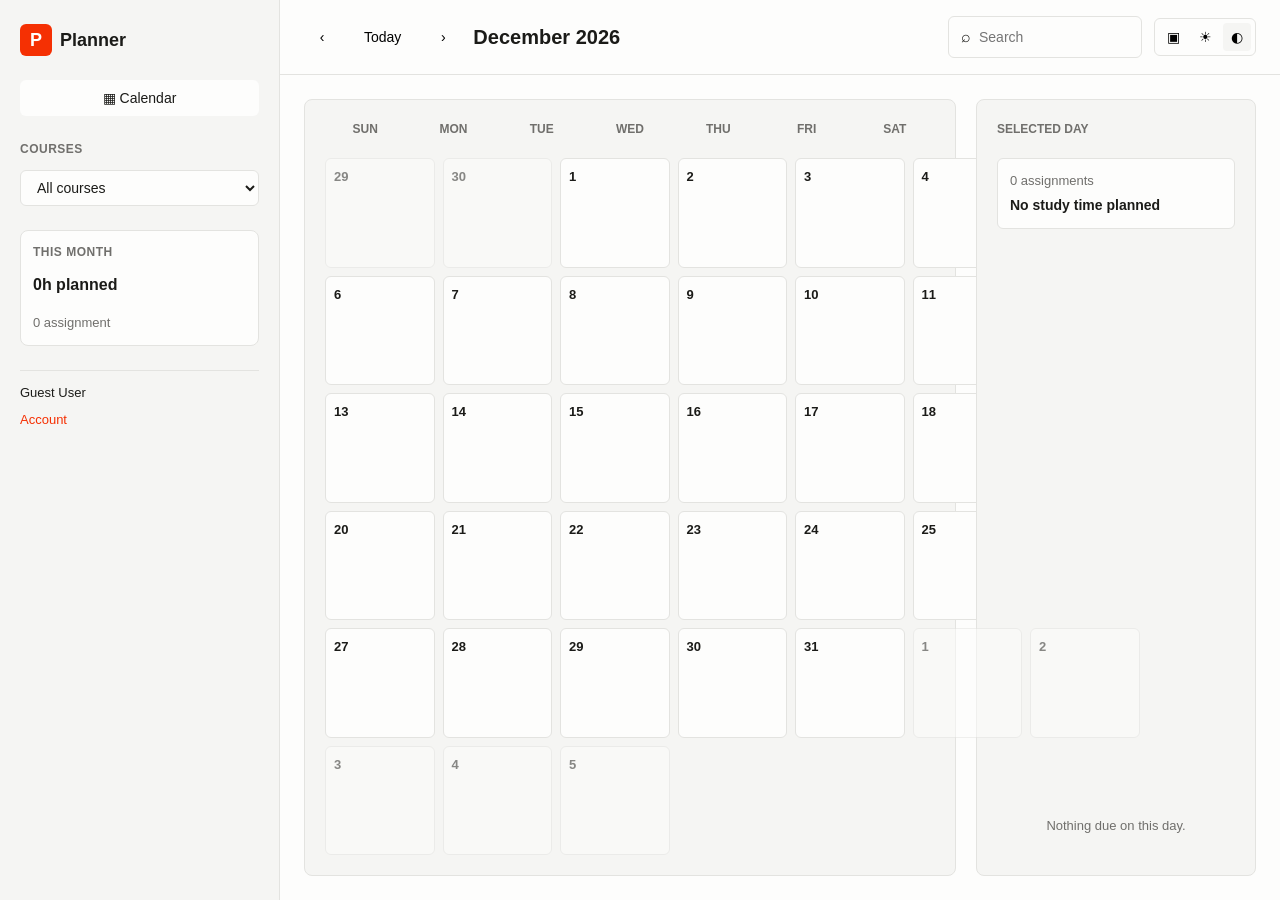
<file: docs/index.html>
<!DOCTYPE html>
<html lang="en" data-theme="system">
<head>
    <meta charset="utf-8">
    <meta name="viewport" content="width=device-width, initial-scale=1">
    <title>Planner</title>
    <style>
        :root {
            --bg-primary: #FDFDFC;
            --bg-secondary: #F5F5F3;
            --text-primary: #1b1b18;
            --text-secondary: #706f6c;
            --border-color: #e3e3e0;
            --accent: #f53003;
        }

        [data-resolved-theme="dark"] {
            --bg-primary: #0a0a0a;
            --bg-secondary: #161615;
            --text-primary: #EDEDEC;
            --text-secondary: #A1A09A;
            --border-color: #3E3E3A;
        }

        * {
            margin: 0;
            padding: 0;
            box-sizing: border-box;
        }

        body {
            font-family: -apple-system, BlinkMacSystemFont, "Segoe UI", Roboto, sans-serif;
            background: var(--bg-primary);
            color: var(--text-primary);
            line-height: 1.5;
        }

        .planner {
            display: grid;
            grid-template-columns: 280px 1fr;
            min-height: 100vh;
        }

        .planner-sidebar {
            background: var(--bg-secondary);
            border-right: 1px solid var(--border-color);
            padding: 24px 20px;
            display: flex;
            flex-direction: column;
            gap: 24px;
        }

        .planner-brand {
            font-size: 18px;
            font-weight: 600;
            display: flex;
            align-items: center;
            gap: 8px;
            text-decoration: none;
            color: var(--text-primary);
        }

        .planner-brand-mark {
            width: 32px;
            height: 32px;
            background: var(--accent);
            color: white;
            border-radius: 6px;
            display: flex;
            align-items: center;
            justify-content: center;
            font-weight: 700;
        }

        .planner-nav {
            display: flex;
            flex-direction: column;
            gap: 4px;
        }

        .planner-nav-button {
            padding: 10px 12px;
            border: none;
            background: transparent;
            cursor: pointer;
            border-radius: 6px;
            color: var(--text-secondary);
            font-size: 14px;
            transition: all 0.2s;
        }

        .planner-nav-button:hover {
            background: var(--bg-primary);
            color: var(--text-primary);
        }

        .planner-nav-button.is-active {
            background: var(--bg-primary);
            color: var(--text-primary);
            font-weight: 500;
        }

        .planner-sidebar-section {
            display: flex;
            flex-direction: column;
            gap: 12px;
        }

        .sidebar-label {
            font-size: 12px;
            font-weight: 600;
            text-transform: uppercase;
            color: var(--text-secondary);
            letter-spacing: 0.5px;
        }

        .sidebar-select {
            padding: 8px 12px;
            border: 1px solid var(--border-color);
            border-radius: 6px;
            background: var(--bg-primary);
            color: var(--text-primary);
            font-size: 14px;
            cursor: pointer;
        }

        .planner-workload {
            padding: 12px;
            background: var(--bg-primary);
            border-radius: 8px;
            border: 1px solid var(--border-color);
        }

        .planner-workload strong {
            display: block;
            font-size: 16px;
            margin-bottom: 4px;
        }

        .planner-workload span {
            font-size: 13px;
            color: var(--text-secondary);
        }

        .planner-account {
            display: flex;
            flex-direction: column;
            gap: 8px;
            padding-top: 12px;
            border-top: 1px solid var(--border-color);
            font-size: 13px;
        }

        .planner-account a, .planner-account button {
            color: var(--accent);
            text-decoration: none;
            background: none;
            border: none;
            cursor: pointer;
            padding: 0;
            font-size: 13px;
        }

        .planner-main {
            display: flex;
            flex-direction: column;
            overflow: hidden;
        }

        .planner-topbar {
            padding: 16px 24px;
            border-bottom: 1px solid var(--border-color);
            display: flex;
            justify-content: space-between;
            align-items: center;
            gap: 20px;
            background: var(--bg-primary);
        }

        .planner-month-controls {
            display: flex;
            align-items: center;
            gap: 12px;
        }

        .planner-month-controls h1 {
            font-size: 20px;
            font-weight: 600;
            min-width: 200px;
        }

        .icon-button, .quiet-button, .primary-button {
            padding: 8px 12px;
            border: none;
            background: transparent;
            cursor: pointer;
            border-radius: 4px;
            font-size: 14px;
            transition: all 0.2s;
        }

        .icon-button {
            padding: 8px;
            min-width: 36px;
        }

        .icon-button:hover {
            background: var(--bg-secondary);
        }

        .quiet-button:hover {
            background: var(--bg-secondary);
        }

        .primary-button {
            background: var(--accent);
            color: white;
            font-weight: 600;
        }

        .primary-button:hover {
            opacity: 0.9;
        }

        .planner-actions {
            display: flex;
            gap: 12px;
            align-items: center;
        }

        .search-control {
            display: flex;
            align-items: center;
            gap: 8px;
            padding: 8px 12px;
            border: 1px solid var(--border-color);
            border-radius: 6px;
            background: var(--bg-primary);
        }

        .search-control input {
            border: none;
            background: none;
            outline: none;
            color: var(--text-primary);
            width: 150px;
            font-size: 14px;
        }

        .theme-switcher {
            display: flex;
            gap: 4px;
            border: 1px solid var(--border-color);
            border-radius: 6px;
            padding: 4px;
        }

        .theme-button {
            width: 28px;
            height: 28px;
            border: none;
            background: transparent;
            cursor: pointer;
            border-radius: 4px;
            font-size: 14px;
        }

        .theme-button:hover, .theme-button.active {
            background: var(--bg-secondary);
        }

        .planner-content {
            display: flex;
            flex: 1;
            overflow: hidden;
            gap: 20px;
            padding: 24px;
        }

        .calendar-surface {
            flex: 1;
            background: var(--bg-secondary);
            border-radius: 8px;
            border: 1px solid var(--border-color);
            padding: 20px;
            display: flex;
            flex-direction: column;
            gap: 12px;
        }

        .calendar-weekdays {
            display: grid;
            grid-template-columns: repeat(7, 1fr);
            gap: 8px;
            text-align: center;
            font-weight: 600;
            font-size: 12px;
            text-transform: uppercase;
            margin-bottom: 8px;
            color: var(--text-secondary);
        }

        .calendar-grid {
            display: grid;
            grid-template-columns: repeat(7, 1fr);
            gap: 8px;
            flex: 1;
        }

        .calendar-day {
            aspect-ratio: 1;
            border: 1px solid var(--border-color);
            border-radius: 6px;
            padding: 8px;
            background: var(--bg-primary);
            cursor: pointer;
            display: flex;
            flex-direction: column;
            gap: 4px;
            transition: all 0.2s;
        }

        .calendar-day:hover {
            border-color: var(--accent);
            background: var(--bg-secondary);
        }

        .calendar-day.selected {
            border-color: var(--accent);
            background: var(--bg-secondary);
        }

        .calendar-day.other-month {
            opacity: 0.5;
        }

        .calendar-day-number {
            font-weight: 600;
            font-size: 13px;
        }

        .calendar-day-count {
            font-size: 11px;
            color: var(--text-secondary);
        }

        .agenda-panel {
            width: 280px;
            background: var(--bg-secondary);
            border-radius: 8px;
            border: 1px solid var(--border-color);
            padding: 20px;
            display: flex;
            flex-direction: column;
            gap: 16px;
        }

        .agenda-header {
            display: flex;
            justify-content: space-between;
            align-items: flex-start;
        }

        .agenda-header p {
            font-size: 12px;
            color: var(--text-secondary);
            text-transform: uppercase;
            font-weight: 600;
            margin-bottom: 4px;
        }

        .agenda-header h2 {
            font-size: 18px;
            font-weight: 600;
        }

        .agenda-summary {
            display: flex;
            flex-direction: column;
            gap: 4px;
            padding: 12px;
            background: var(--bg-primary);
            border-radius: 6px;
            border: 1px solid var(--border-color);
        }

        .agenda-summary span {
            font-size: 13px;
            color: var(--text-secondary);
        }

        .agenda-summary strong {
            font-size: 14px;
        }

        .agenda-list {
            flex: 1;
            list-style: none;
            display: flex;
            flex-direction: column;
            gap: 8px;
            overflow-y: auto;
        }

        .agenda-item {
            padding: 10px;
            background: var(--bg-primary);
            border: 1px solid var(--border-color);
            border-radius: 6px;
            font-size: 13px;
        }

        .agenda-item strong {
            display: block;
            margin-bottom: 4px;
        }

        .agenda-item-meta {
            font-size: 12px;
            color: var(--text-secondary);
        }

        .agenda-empty {
            text-align: center;
            color: var(--text-secondary);
            font-size: 13px;
            padding: 20px;
        }

        @media (prefers-color-scheme: dark) {
            [data-resolved-theme="system"] {
                --bg-primary: #0a0a0a;
                --bg-secondary: #161615;
                --text-primary: #EDEDEC;
                --text-secondary: #A1A09A;
                --border-color: #3E3E3A;
            }
        }

        @media (max-width: 1200px) {
            .planner {
                grid-template-columns: 1fr;
            }

            .planner-sidebar {
                display: none;
            }

            .planner-content {
                gap: 12px;
                padding: 12px;
            }

            .agenda-panel {
                width: 100%;
            }
        }
    </style>
</head>
<body>
    <main class="planner" id="assignment-tracker">
        <aside class="planner-sidebar">
            <a class="planner-brand" href="#">
                <span class="planner-brand-mark">P</span>
                <span>Planner</span>
            </a>

            <nav class="planner-nav">
                <button class="planner-nav-button is-active" type="button" data-screen="calendar">
                    <span>▦</span> Calendar
                </button>
            </nav>

            <section class="planner-sidebar-section">
                <p class="sidebar-label">Courses</p>
                <select class="sidebar-select" id="course-filter">
                    <option value="">All courses</option>
                    <option value="calculus">Calculus II</option>
                    <option value="physics">Physics 101</option>
                    <option value="literature">English Literature</option>
                </select>
            </section>

            <section class="planner-sidebar-section planner-workload">
                <p class="sidebar-label">This month</p>
                <strong id="month-workload">0h planned</strong>
                <span id="month-task-count">0 assignments</span>
            </section>

            <div class="planner-account">
                <span>Guest User</span>
                <a href="#">Account</a>
            </div>
        </aside>

        <section class="planner-main">
            <header class="planner-topbar">
                <div class="planner-month-controls">
                    <button class="icon-button" type="button" id="prev-month">‹</button>
                    <button class="quiet-button" type="button" id="today-btn">Today</button>
                    <button class="icon-button" type="button" id="next-month">›</button>
                    <h1 id="calendar-month"></h1>
                </div>

                <div class="planner-actions">
                    <label class="search-control">
                        <span>⌕</span>
                        <input id="search-input" type="search" placeholder="Search">
                    </label>
                    <div class="theme-switcher">
                        <button class="theme-button" data-theme="system" title="System theme">▣</button>
                        <button class="theme-button" data-theme="light" title="Light theme">☀</button>
                        <button class="theme-button active" data-theme="dark" title="Dark theme">◐</button>
                    </div>
                </div>
            </header>

            <div class="planner-content">
                <section class="calendar-surface">
                    <div class="calendar-weekdays">
                        <span>Sun</span>
                        <span>Mon</span>
                        <span>Tue</span>
                        <span>Wed</span>
                        <span>Thu</span>
                        <span>Fri</span>
                        <span>Sat</span>
                    </div>
                    <div class="calendar-grid" id="calendar-grid"></div>
                </section>

                <aside class="agenda-panel">
                    <header class="agenda-header">
                        <div>
                            <p>Selected day</p>
                            <h2 id="selected-date"></h2>
                        </div>
                    </header>
                    <div class="agenda-summary">
                        <span id="selected-count">0 assignments</span>
                        <strong id="selected-estimate">No study time planned</strong>
                    </div>
                    <ul class="agenda-list" id="agenda-list"></ul>
                    <p class="agenda-empty" id="agenda-empty">Nothing due on this day.</p>
                </aside>
            </div>
        </section>
    </main>

    <script>
        // Sample assignments
        const assignments = [
            { date: '2026-09-20', course: 'Calculus II', title: 'Chapter 5 Problem Set', hours: 2 },
            { date: '2026-09-20', course: 'Physics 101', title: 'Lab Report', hours: 3 },
            { date: '2026-09-25', course: 'English Literature', title: 'Essay on Shakespeare', hours: 4 },
            { date: '2026-09-27', course: 'Calculus II', title: 'Midterm Exam', hours: 3 },
            { date: '2026-09-30', course: 'Physics 101', title: 'Problem Set 4', hours: 2.5 },
        ];

        let currentDate = new Date();
        let selectedDate = null;

        function renderCalendar() {
            const year = currentDate.getFullYear();
            const month = currentDate.getMonth();
            
            document.getElementById('calendar-month').textContent = currentDate.toLocaleString('default', { month: 'long', year: 'numeric' });

            const firstDay = new Date(year, month, 1);
            const lastDay = new Date(year, month + 1, 0);
            const prevLastDay = new Date(year, month, 0);

            const grid = document.getElementById('calendar-grid');
            grid.innerHTML = '';

            // Previous month days
            for (let i = firstDay.getDay(); i > 0; i--) {
                const day = prevLastDay.getDate() - i + 1;
                const cell = createDayCell(day, true);
                grid.appendChild(cell);
            }

            // Current month days
            for (let day = 1; day <= lastDay.getDate(); day++) {
                const dateStr = `${year}-${String(month + 1).padStart(2, '0')}-${String(day).padStart(2, '0')}`;
                const count = assignments.filter(a => a.date === dateStr).length;
                const cell = createDayCell(day, false, count, dateStr);
                grid.appendChild(cell);
            }

            // Next month days
            for (let day = 1; day <= (42 - grid.children.length); day++) {
                const cell = createDayCell(day, true);
                grid.appendChild(cell);
            }

            updateWorkload();
        }

        function createDayCell(day, otherMonth, count = 0, dateStr = '') {
            const cell = document.createElement('div');
            cell.className = 'calendar-day' + (otherMonth ? ' other-month' : '');
            if (!otherMonth && dateStr) {
                cell.dataset.date = dateStr;
                cell.onclick = () => selectDate(dateStr);
            }
            
            cell.innerHTML = `
                <div class="calendar-day-number">${day}</div>
                ${count > 0 ? `<div class="calendar-day-count">${count} task${count > 1 ? 's' : ''}</div>` : ''}
            `;
            
            return cell;
        }

        function selectDate(dateStr) {
            selectedDate = dateStr;
            
            // Update UI
            document.querySelectorAll('.calendar-day').forEach(d => d.classList.remove('selected'));
            document.querySelector(`[data-date="${dateStr}"]`)?.classList.add('selected');
            
            const date = new Date(dateStr + 'T00:00:00');
            document.getElementById('selected-date').textContent = date.toLocaleDateString('default', { weekday: 'long', month: 'short', day: 'numeric' });

            // Update agenda
            const dayAssignments = assignments.filter(a => a.date === dateStr);
            const agendaList = document.getElementById('agenda-list');
            const agendaEmpty = document.getElementById('agenda-empty');
            
            agendaList.innerHTML = '';
            if (dayAssignments.length > 0) {
                agendaEmpty.style.display = 'none';
                const totalHours = dayAssignments.reduce((sum, a) => sum + a.hours, 0);
                document.getElementById('selected-count').textContent = `${dayAssignments.length} assignment${dayAssignments.length > 1 ? 's' : ''}`;
                document.getElementById('selected-estimate').textContent = `${totalHours}h study time`;
                
                dayAssignments.forEach(assignment => {
                    const li = document.createElement('li');
                    li.className = 'agenda-item';
                    li.innerHTML = `
                        <strong>${assignment.title}</strong>
                        <div class="agenda-item-meta">${assignment.course} • ${assignment.hours}h</div>
                    `;
                    agendaList.appendChild(li);
                });
            } else {
                agendaEmpty.style.display = 'block';
                document.getElementById('selected-count').textContent = '0 assignments';
                document.getElementById('selected-estimate').textContent = 'No study time planned';
            }
        }

        function updateWorkload() {
            const month = currentDate.getMonth();
            const year = currentDate.getFullYear();
            const monthAssignments = assignments.filter(a => {
                const d = new Date(a.date);
                return d.getMonth() === month && d.getFullYear() === year;
            });
            
            const totalHours = monthAssignments.reduce((sum, a) => sum + a.hours, 0);
            document.getElementById('month-workload').textContent = `${totalHours}h planned`;
            document.getElementById('month-task-count').textContent = `${monthAssignments.length} assignment${monthAssignments.length > 1 ? 's' : ''}`;
        }

        // Event listeners
        document.getElementById('prev-month').onclick = () => {
            currentDate.setMonth(currentDate.getMonth() - 1);
            renderCalendar();
        };

        document.getElementById('next-month').onclick = () => {
            currentDate.setMonth(currentDate.getMonth() + 1);
            renderCalendar();
        };

        document.getElementById('today-btn').onclick = () => {
            currentDate = new Date();
            renderCalendar();
        };

        // Theme switcher
        document.querySelectorAll('.theme-button').forEach(btn => {
            btn.onclick = (e) => {
                document.querySelectorAll('.theme-button').forEach(b => b.classList.remove('active'));
                e.target.classList.add('active');
                const theme = e.target.dataset.theme;
                document.documentElement.dataset.theme = theme;
                
                if (theme === 'system') {
                    document.documentElement.dataset.resolvedTheme = window.matchMedia('(prefers-color-scheme: dark)').matches ? 'dark' : 'light';
                } else {
                    document.documentElement.dataset.resolvedTheme = theme;
                }
            };
        });

        // Initialize
        renderCalendar();
        const today = new Date();
        const todayStr = `${today.getFullYear()}-${String(today.getMonth() + 1).padStart(2, '0')}-${String(today.getDate()).padStart(2, '0')}`;
        if (assignments.some(a => a.date === todayStr)) {
            selectDate(todayStr);
        }
    </script>
</body>
</html>
</file>
